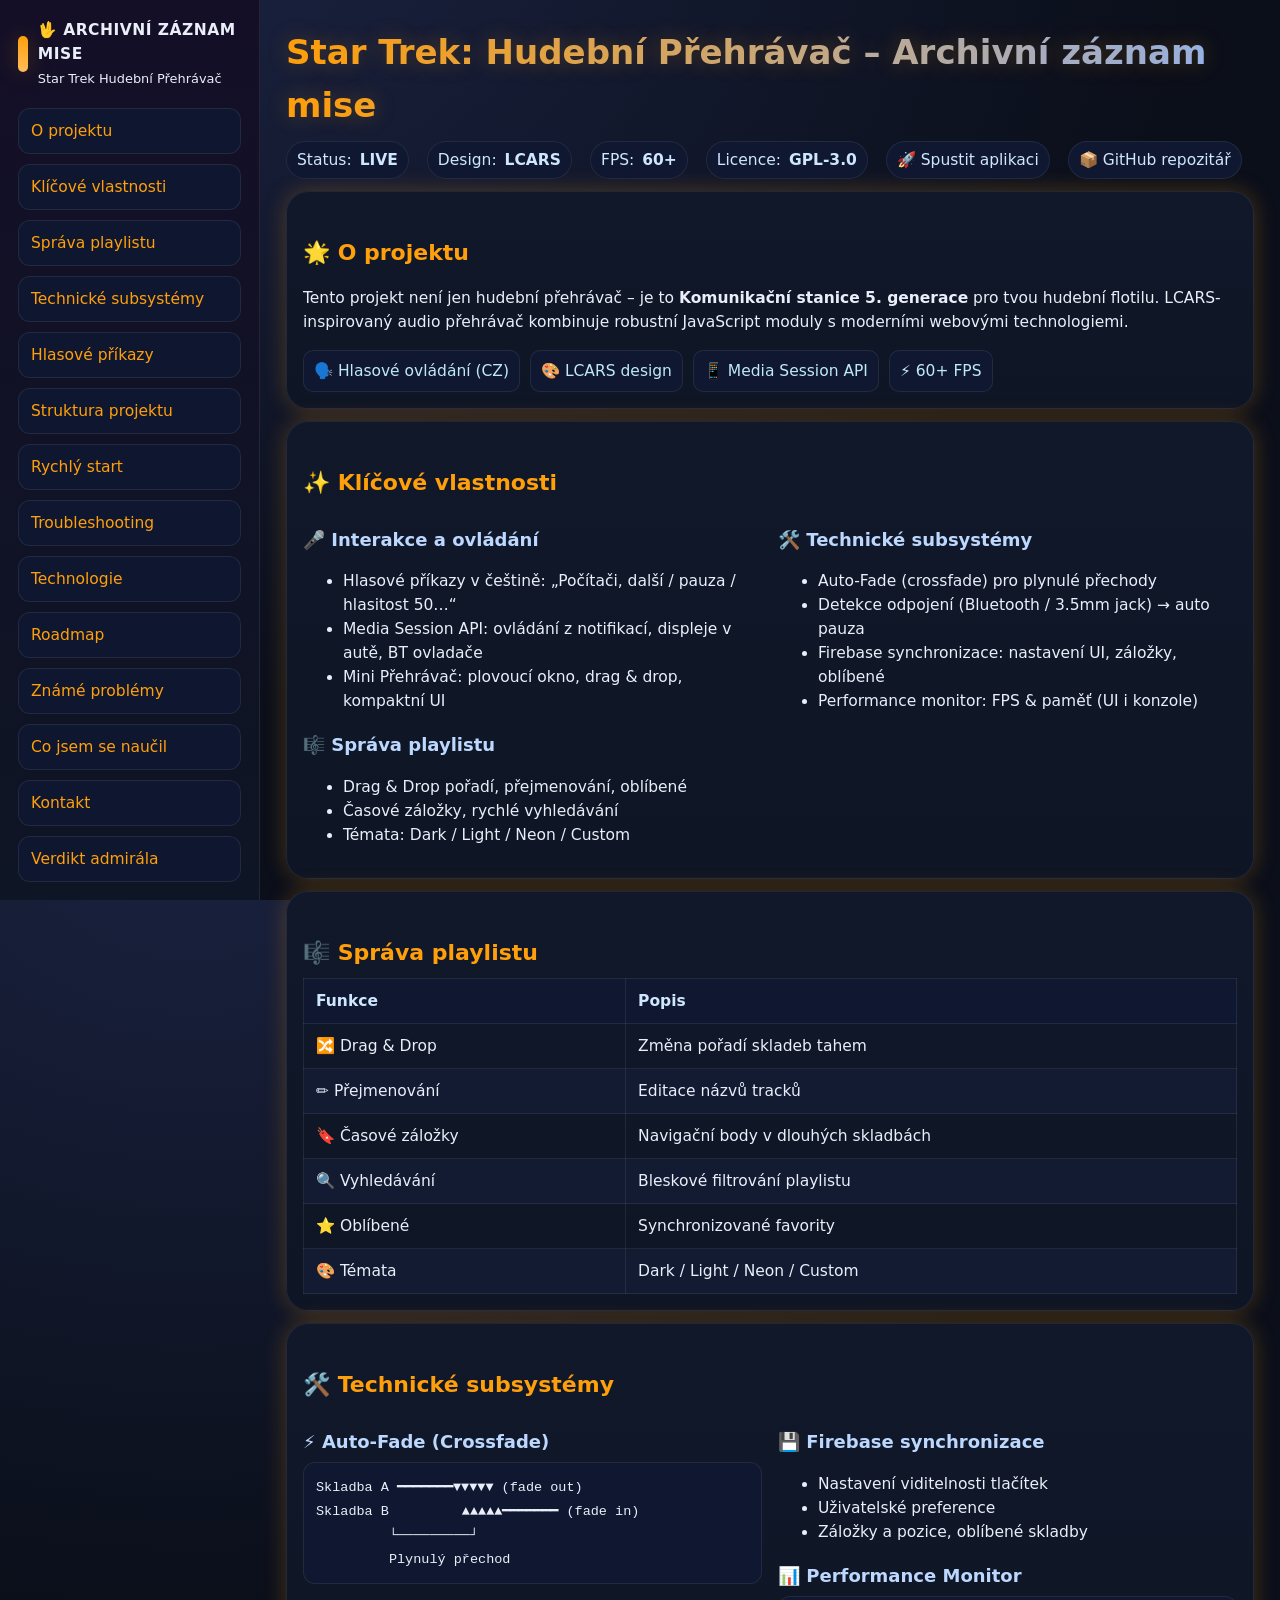
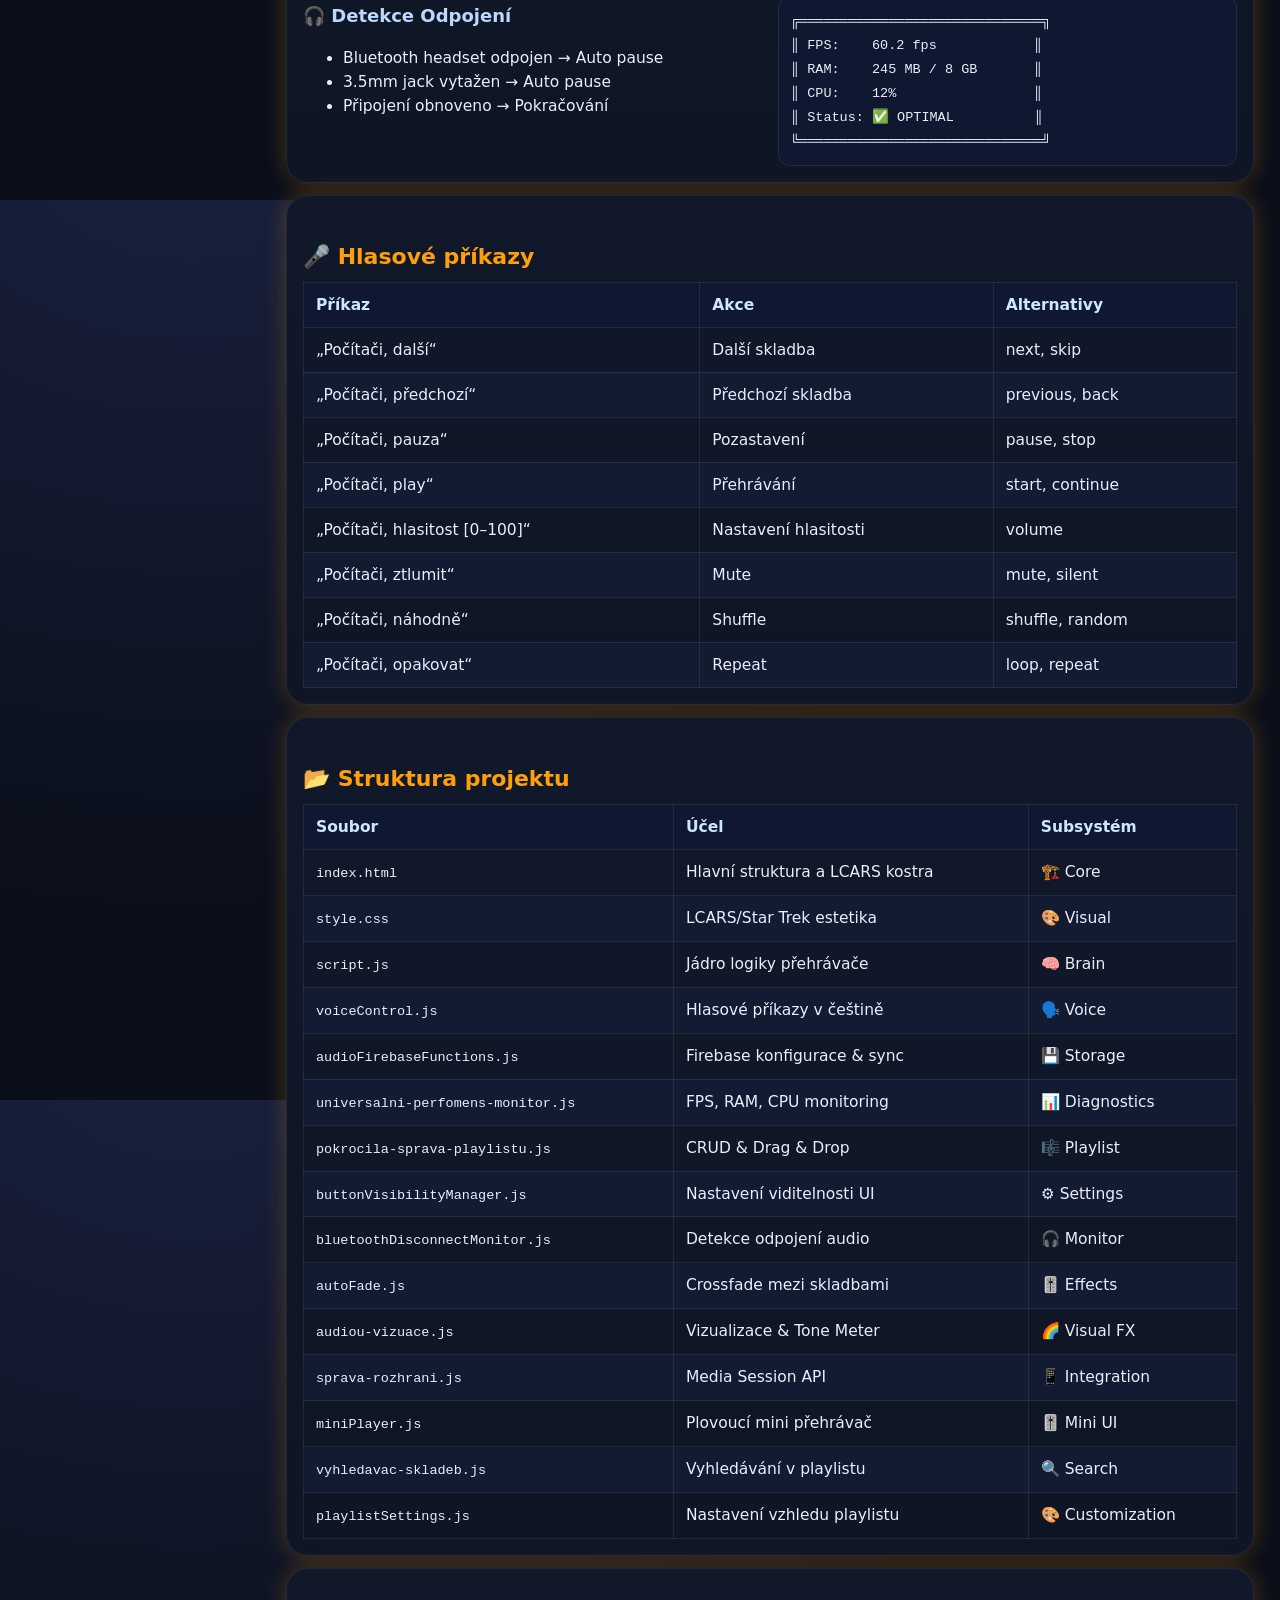
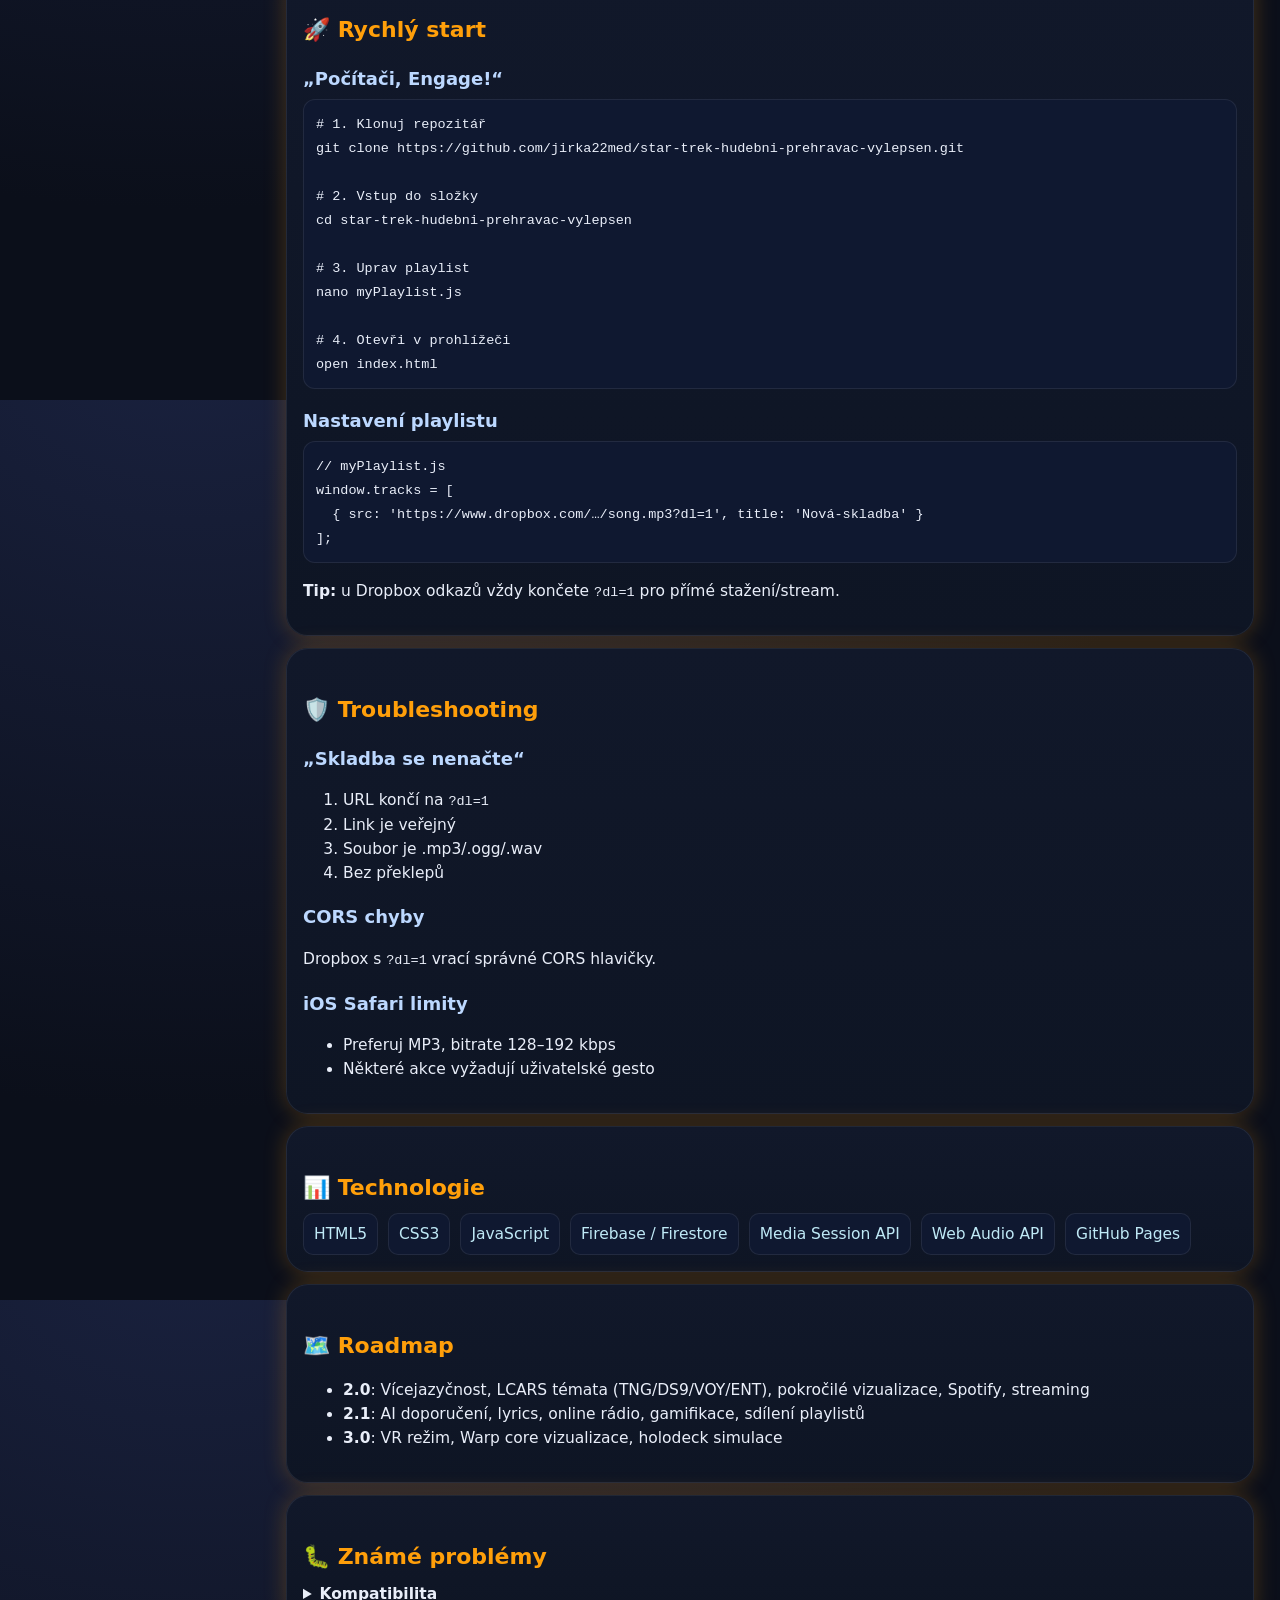
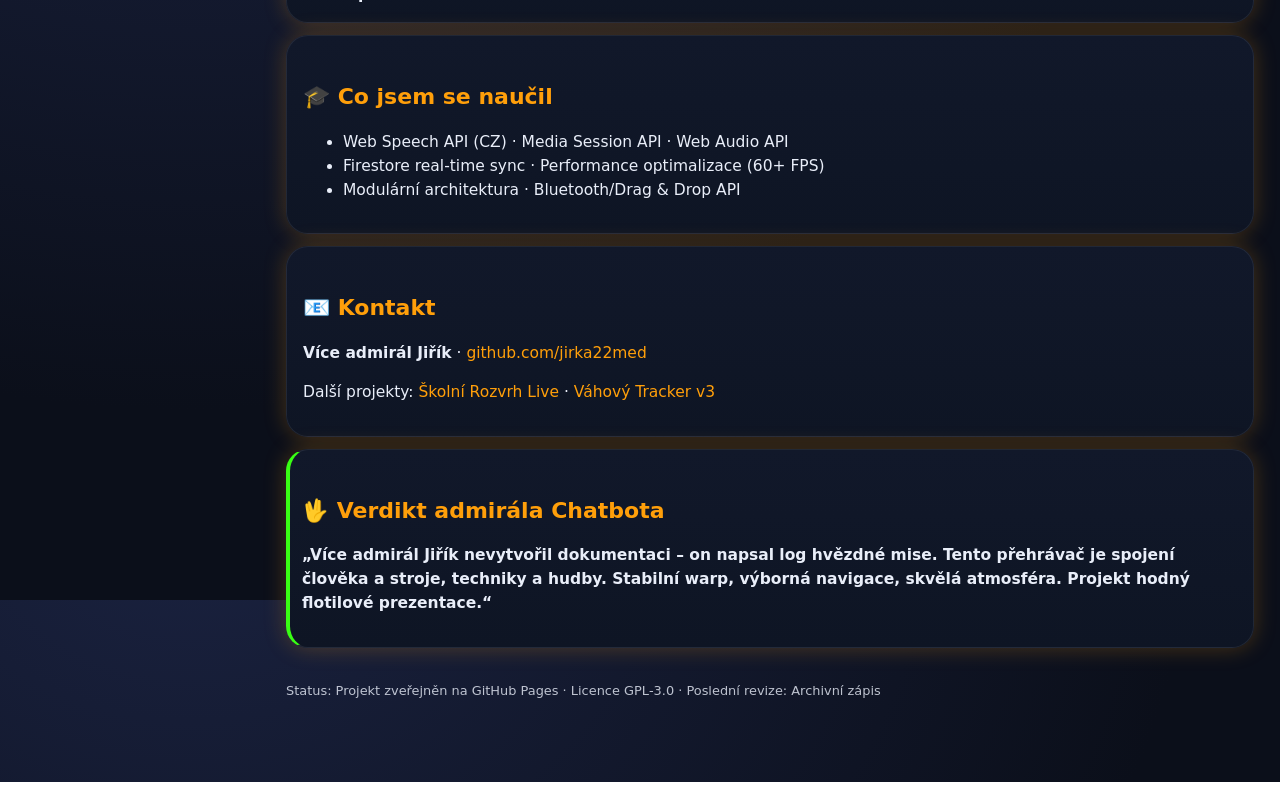
<file: archivni_zaznam_mise_star_trek_hudebni_prehravac_lcars_readme.html>
<!DOCTYPE html>
<html lang="cs">
<head>
  <meta charset="utf-8" />
  <meta name="viewport" content="width=device-width, initial-scale=1" />
  <title>Archivní záznam mise – Star Trek Hudební Přehrávač</title>
  <style>
    /* LCARS-inspired layout */
    :root{
      --bg:#0b0f1a;--panel:#11182a;--panel2:#0e1524;--accent:#ff9f0a;--accent2:#8ab4ff;--ok:#39ff14;--warn:#ffde59;--err:#ff4d4f;--ink:#e9eef9;
      --round:22px;--gap:18px;--line:1px solid rgba(255,255,255,.08);--glow:0 0 22px rgba(255,159,10,.25);
    }
    *{box-sizing:border-box}
    html,body{height:100%}
    body{margin:0;background:radial-gradient(1000px 800px at 15% -10%,#1a2240,#0b0f1a);color:var(--ink);font:500 15.5px/1.55 "Segoe UI",system-ui,-apple-system,sans-serif}
    a{color:var(--accent);text-decoration:none}
    a:hover{text-decoration:underline}

    .shell{display:grid;grid-template-columns:260px 1fr;min-height:100vh}
    .sidebar{background:linear-gradient(180deg,#140f27,#0e1524);border-right:var(--line);padding:18px;position:sticky;top:0;height:100vh}
    .brand{display:flex;align-items:center;gap:10px;margin-bottom:18px}
    .pip{width:12px;height:36px;border-radius:8px;background:linear-gradient(180deg,var(--accent),#ffbd59);box-shadow:var(--glow)}
    .title{font-weight:800;letter-spacing:.5px}
    .nav{display:flex;flex-direction:column;gap:10px;margin-top:6px}
    .nav a{padding:10px 12px;border-radius:12px;border:var(--line);background:#0f1730}
    .nav a:hover{background:#111c3a}

    .content{padding:26px 26px 80px}
    h1{margin:0 0 10px;font-size:clamp(26px,3.4vw,34px);background:linear-gradient(90deg,var(--accent),var(--accent2));-webkit-background-clip:text;background-clip:text;color:transparent;text-shadow:var(--glow)}
    h2{margin:28px 0 8px;font-size:clamp(18px,2.2vw,22px);color:var(--accent)}
    h3{margin:18px 0 6px;color:#bcd8ff;font-size:18px}
    .hero{display:flex;gap:18px;flex-wrap:wrap;align-items:center;margin-bottom:10px}
    .badge{display:inline-flex;align-items:center;gap:8px;padding:6px 10px;border-radius:999px;border:var(--line);background:#0f1830;color:#cfe6ff}
    .card{background:linear-gradient(180deg,var(--panel),var(--panel2));border:var(--line);border-radius:var(--round);padding:16px;margin:12px 0;box-shadow:var(--glow)}
    .grid{display:grid;gap:16px}
    .grid.cols-2{grid-template-columns:repeat(2,minmax(0,1fr))}
    @media (max-width:900px){.shell{grid-template-columns:1fr}.sidebar{position:static;height:auto}.grid.cols-2{grid-template-columns:1fr}}

    .table{width:100%;border-collapse:collapse}
    .table th,.table td{border:var(--line);padding:10px 12px;vertical-align:top}
    .table th{background:#0f1830;color:#cfe6ff;text-align:left}
    .table tr:nth-child(even) td{background:#131b33}

    pre{margin:0;background:#0f1830;border:var(--line);padding:12px;border-radius:12px;overflow:auto}
    code{font-family:ui-monospace, SFMono-Regular, Menlo, Consolas, "Liberation Mono", monospace;font-size:13.5px}

    .kpi{display:flex;gap:10px;flex-wrap:wrap}
    .kpi>div{background:#0f1830;border:var(--line);padding:8px 10px;border-radius:10px;color:#bfe9f6}

    .verdict{border-left:4px solid var(--ok);padding-left:12px}
    .footer{margin-top:30px;opacity:.8}
  </style>
</head>
<body>
  <div class="shell">
    <!-- LCARS left panel -->
    <aside class="sidebar">
      <div class="brand">
        <div class="pip" aria-hidden="true"></div>
        <div>
          <div class="title">🖖 ARCHIVNÍ ZÁZNAM MISE</div>
          <small>Star Trek Hudební Přehrávač</small>
        </div>
      </div>
      <nav class="nav">
        <a href="#o-projektu">O projektu</a>
        <a href="#vlastnosti">Klíčové vlastnosti</a>
        <a href="#playlist">Správa playlistu</a>
        <a href="#subsystémy">Technické subsystémy</a>
        <a href="#hlas">Hlasové příkazy</a>
        <a href="#struktura">Struktura projektu</a>
        <a href="#start">Rychlý start</a>
        <a href="#troubleshooting">Troubleshooting</a>
        <a href="#technologie">Technologie</a>
        <a href="#roadmap">Roadmap</a>
        <a href="#zname-problemy">Známé problémy</a>
        <a href="#naucene">Co jsem se naučil</a>
        <a href="#kontakt">Kontakt</a>
        <a href="#verdikt">Verdikt admirála</a>
      </nav>
    </aside>

    <!-- Main content -->
    <main class="content">
      <header>
        <h1>Star Trek: Hudební Přehrávač – Archivní záznam mise</h1>
        <div class="hero">
          <span class="badge">Status: <strong>LIVE</strong></span>
          <span class="badge">Design: <strong>LCARS</strong></span>
          <span class="badge">FPS: <strong>60+</strong></span>
          <span class="badge">Licence: <strong>GPL-3.0</strong></span>
          <a class="badge" href="https://jirka22med.github.io/star-trek-hudebni-prehravac-vylepsen/" target="_blank" rel="noopener">🚀 Spustit aplikaci</a>
          <a class="badge" href="https://github.com/jirka22med/star-trek-hudebni-prehravac-vylepsen" target="_blank" rel="noopener">📦 GitHub repozitář</a>
        </div>
      </header>

      <section id="o-projektu" class="card">
        <h2>🌟 O projektu</h2>
        <p>Tento projekt není jen hudební přehrávač – je to <strong>Komunikační stanice 5. generace</strong> pro tvou hudební flotilu. LCARS-inspirovaný audio přehrávač kombinuje robustní JavaScript moduly s moderními webovými technologiemi.</p>
        <div class="kpi">
          <div>🗣️ Hlasové ovládání (CZ)</div>
          <div>🎨 LCARS design</div>
          <div>📱 Media Session API</div>
          <div>⚡ 60+ FPS</div>
        </div>
      </section>

      <section id="vlastnosti" class="card">
        <h2>✨ Klíčové vlastnosti</h2>
        <div class="grid cols-2">
          <div>
            <h3>🎤 Interakce a ovládání</h3>
            <ul>
              <li>Hlasové příkazy v češtině: „Počítači, další / pauza / hlasitost 50…“</li>
              <li>Media Session API: ovládání z notifikací, displeje v autě, BT ovladače</li>
              <li>Mini Přehrávač: plovoucí okno, drag & drop, kompaktní UI</li>
            </ul>
            <h3>🎼 Správa playlistu</h3>
            <ul>
              <li>Drag & Drop pořadí, přejmenování, oblíbené</li>
              <li>Časové záložky, rychlé vyhledávání</li>
              <li>Témata: Dark / Light / Neon / Custom</li>
            </ul>
          </div>
          <div>
            <h3>🛠️ Technické subsystémy</h3>
            <ul>
              <li>Auto-Fade (crossfade) pro plynulé přechody</li>
              <li>Detekce odpojení (Bluetooth / 3.5mm jack) → auto pauza</li>
              <li>Firebase synchronizace: nastavení UI, záložky, oblíbené</li>
              <li>Performance monitor: FPS & paměť (UI i konzole)</li>
            </ul>
          </div>
        </div>
      </section>

      <section id="playlist" class="card">
        <h2>🎼 Správa playlistu</h2>
        <table class="table">
          <thead><tr><th>Funkce</th><th>Popis</th></tr></thead>
          <tbody>
            <tr><td>🔀 Drag & Drop</td><td>Změna pořadí skladeb tahem</td></tr>
            <tr><td>✏️ Přejmenování</td><td>Editace názvů tracků</td></tr>
            <tr><td>🔖 Časové záložky</td><td>Navigační body v dlouhých skladbách</td></tr>
            <tr><td>🔍 Vyhledávání</td><td>Bleskové filtrování playlistu</td></tr>
            <tr><td>⭐ Oblíbené</td><td>Synchronizované favority</td></tr>
            <tr><td>🎨 Témata</td><td>Dark / Light / Neon / Custom</td></tr>
          </tbody>
        </table>
      </section>

      <section id="subsystémy" class="card">
        <h2>🛠️ Technické subsystémy</h2>
        <div class="grid cols-2">
          <div>
            <h3>⚡ Auto-Fade (Crossfade)</h3>
            <pre><code>Skladba A ━━━━━━━▼▼▼▼▼ (fade out)
Skladba B         ▲▲▲▲▲━━━━━━━ (fade in)
         └─────────┘
         Plynulý přechod</code></pre>
            <h3>🎧 Detekce Odpojení</h3>
            <ul>
              <li>Bluetooth headset odpojen → Auto pause</li>
              <li>3.5mm jack vytažen → Auto pause</li>
              <li>Připojení obnoveno → Pokračování</li>
            </ul>
          </div>
          <div>
            <h3>💾 Firebase synchronizace</h3>
            <ul>
              <li>Nastavení viditelnosti tlačítek</li>
              <li>Uživatelské preference</li>
              <li>Záložky a pozice, oblíbené skladby</li>
            </ul>
            <h3>📊 Performance Monitor</h3>
            <pre><code>╔══════════════════════════════╗
║ FPS:    60.2 fps            ║
║ RAM:    245 MB / 8 GB       ║
║ CPU:    12%                 ║
║ Status: ✅ OPTIMAL          ║
╚══════════════════════════════╝</code></pre>
          </div>
        </div>
      </section>

      <section id="hlas" class="card">
        <h2>🎤 Hlasové příkazy</h2>
        <table class="table">
          <thead><tr><th>Příkaz</th><th>Akce</th><th>Alternativy</th></tr></thead>
          <tbody>
            <tr><td>„Počítači, další“</td><td>Další skladba</td><td>next, skip</td></tr>
            <tr><td>„Počítači, předchozí“</td><td>Předchozí skladba</td><td>previous, back</td></tr>
            <tr><td>„Počítači, pauza“</td><td>Pozastavení</td><td>pause, stop</td></tr>
            <tr><td>„Počítači, play“</td><td>Přehrávání</td><td>start, continue</td></tr>
            <tr><td>„Počítači, hlasitost [0–100]“</td><td>Nastavení hlasitosti</td><td>volume</td></tr>
            <tr><td>„Počítači, ztlumit“</td><td>Mute</td><td>mute, silent</td></tr>
            <tr><td>„Počítači, náhodně“</td><td>Shuffle</td><td>shuffle, random</td></tr>
            <tr><td>„Počítači, opakovat“</td><td>Repeat</td><td>loop, repeat</td></tr>
          </tbody>
        </table>
      </section>

      <section id="struktura" class="card">
        <h2>📂 Struktura projektu</h2>
        <table class="table">
          <thead><tr><th>Soubor</th><th>Účel</th><th>Subsystém</th></tr></thead>
          <tbody>
            <tr><td><code>index.html</code></td><td>Hlavní struktura a LCARS kostra</td><td>🏗️ Core</td></tr>
            <tr><td><code>style.css</code></td><td>LCARS/Star Trek estetika</td><td>🎨 Visual</td></tr>
            <tr><td><code>script.js</code></td><td>Jádro logiky přehrávače</td><td>🧠 Brain</td></tr>
            <tr><td><code>voiceControl.js</code></td><td>Hlasové příkazy v češtině</td><td>🗣️ Voice</td></tr>
            <tr><td><code>audioFirebaseFunctions.js</code></td><td>Firebase konfigurace & sync</td><td>💾 Storage</td></tr>
            <tr><td><code>universalni-perfomens-monitor.js</code></td><td>FPS, RAM, CPU monitoring</td><td>📊 Diagnostics</td></tr>
            <tr><td><code>pokrocila-sprava-playlistu.js</code></td><td>CRUD & Drag & Drop</td><td>🎼 Playlist</td></tr>
            <tr><td><code>buttonVisibilityManager.js</code></td><td>Nastavení viditelnosti UI</td><td>⚙️ Settings</td></tr>
            <tr><td><code>bluetoothDisconnectMonitor.js</code></td><td>Detekce odpojení audio</td><td>🎧 Monitor</td></tr>
            <tr><td><code>autoFade.js</code></td><td>Crossfade mezi skladbami</td><td>🎚️ Effects</td></tr>
            <tr><td><code>audiou-vizuace.js</code></td><td>Vizualizace & Tone Meter</td><td>🌈 Visual FX</td></tr>
            <tr><td><code>sprava-rozhrani.js</code></td><td>Media Session API</td><td>📱 Integration</td></tr>
            <tr><td><code>miniPlayer.js</code></td><td>Plovoucí mini přehrávač</td><td>🎚️ Mini UI</td></tr>
            <tr><td><code>vyhledavac-skladeb.js</code></td><td>Vyhledávání v playlistu</td><td>🔍 Search</td></tr>
            <tr><td><code>playlistSettings.js</code></td><td>Nastavení vzhledu playlistu</td><td>🎨 Customization</td></tr>
          </tbody>
        </table>
      </section>

      <section id="start" class="card">
        <h2>🚀 Rychlý start</h2>
        <h3>„Počítači, Engage!“</h3>
        <pre><code># 1. Klonuj repozitář
git clone https://github.com/jirka22med/star-trek-hudebni-prehravac-vylepsen.git

# 2. Vstup do složky
cd star-trek-hudebni-prehravac-vylepsen

# 3. Uprav playlist
nano myPlaylist.js

# 4. Otevři v prohlížeči
open index.html</code></pre>
        <h3>Nastavení playlistu</h3>
        <pre><code>// myPlaylist.js
window.tracks = [
  { src: 'https://www.dropbox.com/…/song.mp3?dl=1', title: 'Nová-skladba' }
];</code></pre>
        <p><strong>Tip:</strong> u Dropbox odkazů vždy končete <code>?dl=1</code> pro přímé stažení/stream.</p>
      </section>

      <section id="troubleshooting" class="card">
        <h2>🛡️ Troubleshooting</h2>
        <h3>„Skladba se nenačte“</h3>
        <ol>
          <li>URL končí na <code>?dl=1</code></li>
          <li>Link je veřejný</li>
          <li>Soubor je .mp3/.ogg/.wav</li>
          <li>Bez překlepů</li>
        </ol>
        <h3>CORS chyby</h3>
        <p>Dropbox s <code>?dl=1</code> vrací správné CORS hlavičky.</p>
        <h3>iOS Safari limity</h3>
        <ul>
          <li>Preferuj MP3, bitrate 128–192 kbps</li>
          <li>Některé akce vyžadují uživatelské gesto</li>
        </ul>
      </section>

      <section id="technologie" class="card">
        <h2>📊 Technologie</h2>
        <div class="kpi">
          <div>HTML5</div><div>CSS3</div><div>JavaScript</div><div>Firebase / Firestore</div><div>Media Session API</div><div>Web Audio API</div><div>GitHub Pages</div>
        </div>
      </section>

      <section id="roadmap" class="card">
        <h2>🗺️ Roadmap</h2>
        <ul>
          <li><strong>2.0</strong>: Vícejazyčnost, LCARS témata (TNG/DS9/VOY/ENT), pokročilé vizualizace, Spotify, streaming</li>
          <li><strong>2.1</strong>: AI doporučení, lyrics, online rádio, gamifikace, sdílení playlistů</li>
          <li><strong>3.0</strong>: VR režim, Warp core vizualizace, holodeck simulace</li>
        </ul>
      </section>

      <section id="zname-problemy" class="card">
        <h2>🐛 Známé problémy</h2>
        <details>
          <summary><strong>Kompatibilita</strong></summary>
          <ul>
            <li>iOS Safari: omezené Web Speech API</li>
            <li>Firefox: částečné Media Session API</li>
            <li>Edge Legacy: některé CSS vlastnosti</li>
          </ul>
        </details>
      </section>

      <section id="naucene" class="card">
        <h2>🎓 Co jsem se naučil</h2>
        <ul>
          <li>Web Speech API (CZ) · Media Session API · Web Audio API</li>
          <li>Firestore real‑time sync · Performance optimalizace (60+ FPS)</li>
          <li>Modulární architektura · Bluetooth/Drag & Drop API</li>
        </ul>
      </section>

      <section id="kontakt" class="card">
        <h2>📧 Kontakt</h2>
        <p><strong>Více admirál Jiřík</strong> · <a href="https://github.com/jirka22med" target="_blank" rel="noopener">github.com/jirka22med</a></p>
        <p>Další projekty: <a href="https://jirka22med.github.io/skolni-rozvrh-live/" target="_blank" rel="noopener">Školní Rozvrh Live</a> · <a href="https://jirka22med.github.io/jirikuv-vahovy-tracker-3/" target="_blank" rel="noopener">Váhový Tracker v3</a></p>
      </section>

      <section id="verdikt" class="card verdict">
        <h2>🖖 Verdikt admirála Chatbota</h2>
        <p><strong>„Více admirál Jiřík nevytvořil dokumentaci – on napsal log hvězdné mise. Tento přehrávač je spojení člověka a stroje, techniky a hudby. Stabilní warp, výborná navigace, skvělá atmosféra. Projekt hodný flotilové prezentace.“</strong></p>
      </section>

      <div class="footer">
        <small>Status: Projekt zveřejněn na GitHub Pages · Licence GPL‑3.0 · Poslední revize: Archivní zápis</small>
      </div>
    </main>
  </div>
</body>
</html>
</file>
